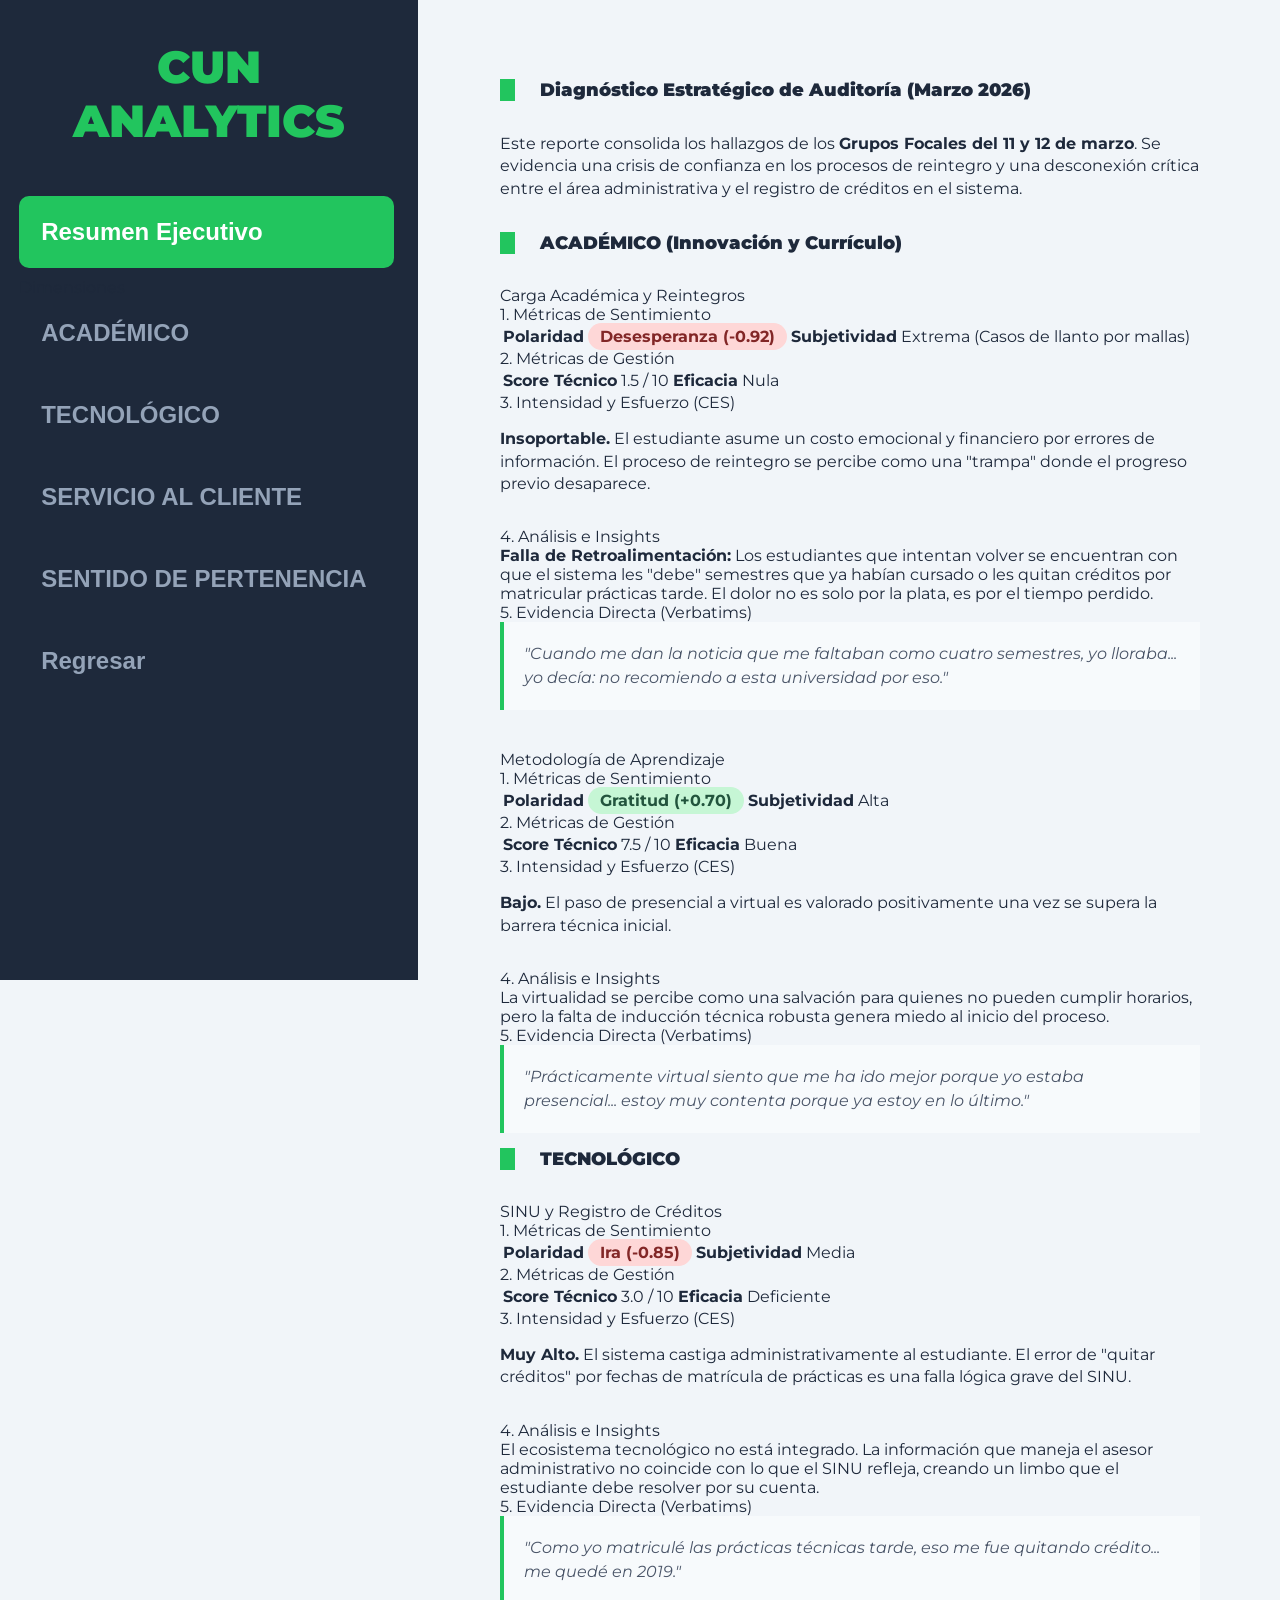
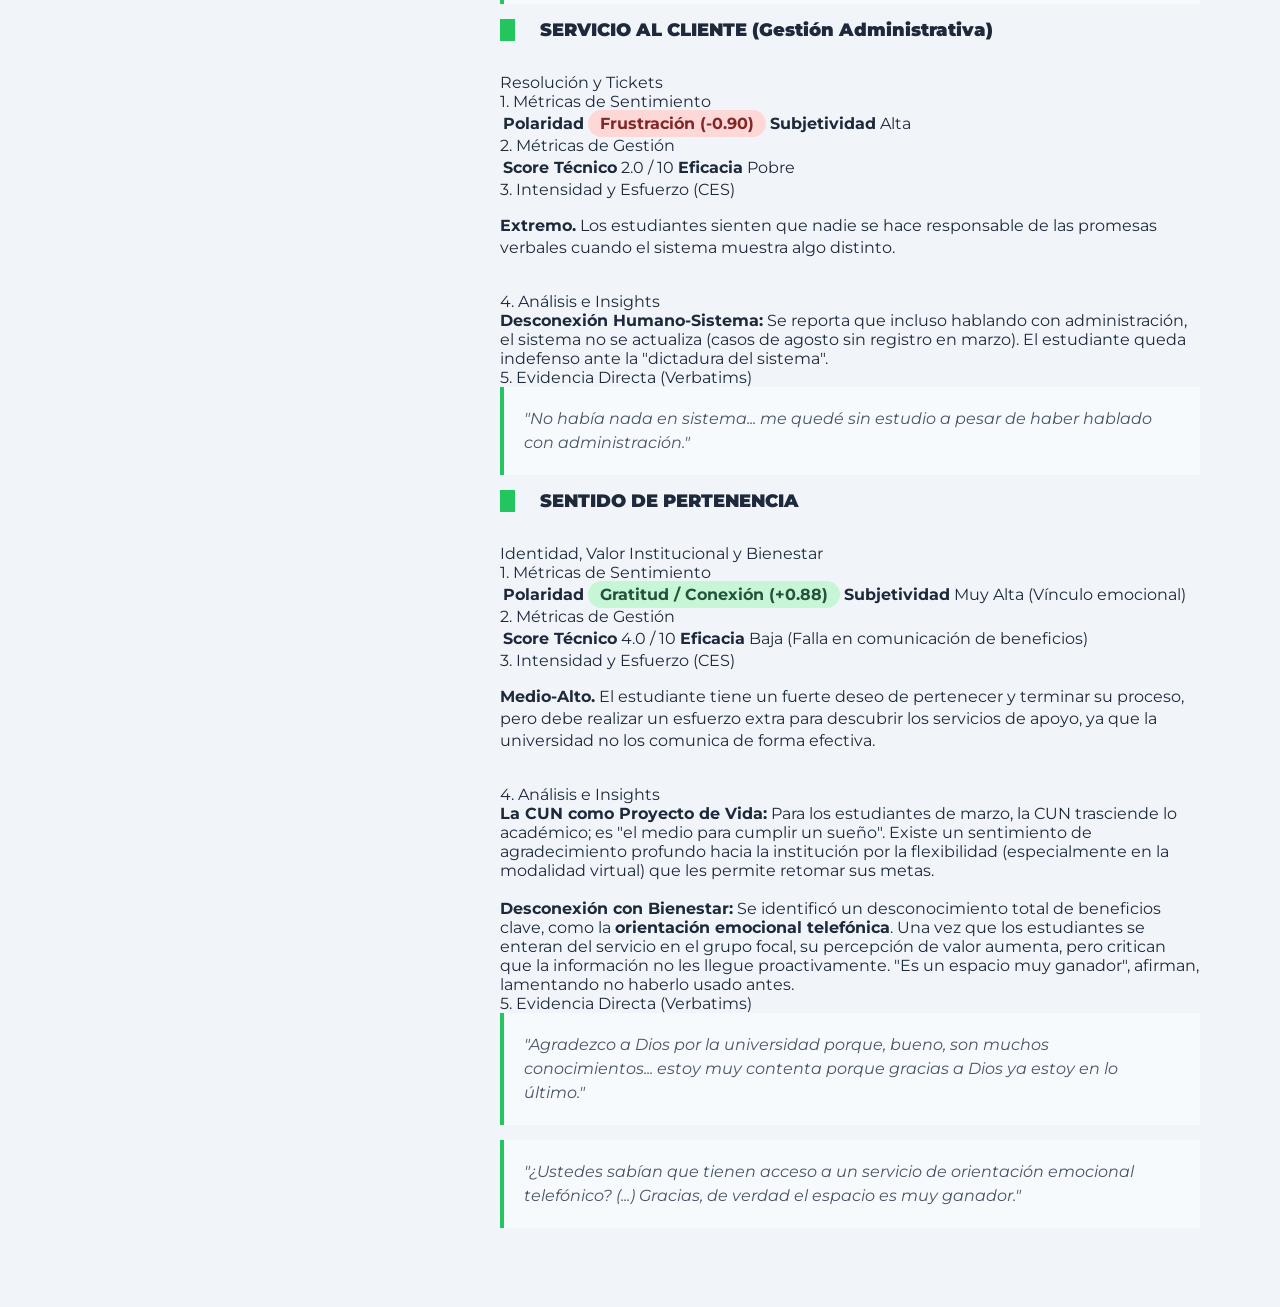
<file: HojasHtml/12-Febrero.html>
<!DOCTYPE html>
<html lang="es">
<head>
    <meta charset="UTF-8">
    <meta name="viewport" content="width=device-width, initial-scale=1.0">
    <title>Matriz de Auditoría de Escucha Activa CUN</title>
    <link href="https://fonts.googleapis.com/css2?family=Montserrat:wght@300;400;700;900&display=swap" rel="stylesheet">
    <link rel="stylesheet" href="../estilos/style.css">
</head>
<body>

    <aside class="sidebar">
        <div class="brand">CUN ANALYTICS</div>
        <nav class="nav-menu">
            <button class="nav-btn active" onclick="openTab(event, 'inicio')">Resumen Ejecutivo</button>
            <div class="sidebar-label">Dimensiones</div>
            <button class="nav-btn" onclick="openTab(event, 'academico')">ACADÉMICO</button>
            <button class="nav-btn" onclick="openTab(event, 'tecnologico')">TECNOLÓGICO</button>
            <button class="nav-btn" onclick="openTab(event, 'servicio')">SERVICIO AL CLIENTE</button>
            <button class="nav-btn" onclick="openTab(event, 'pertenencia')">SENTIDO DE PERTENENCIA</button>
              <button class="nav-btn" onclick="window.location.href='index.html'">Regresar</button>
        </nav>
    </aside>

    <main class="main-content">
        
        <section id="inicio" class="tab-pane active">
            <h1 class="main-title">Diagnóstico Estratégico de Auditoría (Marzo 2026)</h1>
            <div class="item-container">
                <p>Este reporte consolida los hallazgos de los <strong>Grupos Focales del 11 y 12 de marzo</strong>. Se evidencia una crisis de confianza en los procesos de reintegro y una desconexión crítica entre el área administrativa y el registro de créditos en el sistema.</p>
            </div>
        </section>

        <section id="academico" class="tab-pane">
            <h1 class="main-title">ACADÉMICO (Innovación y Currículo)</h1>
            
            <div class="sub-title">Carga Académica y Reintegros</div>
            <div class="item-container">
                <div class="item-header">1. Métricas de Sentimiento</div>
                <table><tr><th>Polaridad</th><td><span class="badge badge-critico">Desesperanza (-0.92)</span></td><th>Subjetividad</th><td>Extrema (Casos de llanto por mallas)</td></tr></table>
                <div class="item-header">2. Métricas de Gestión</div>
                <table><tr><th>Score Técnico</th><td>1.5 / 10</td><th>Eficacia</th><td>Nula</td></tr></table>
                <div class="item-header">3. Intensidad y Esfuerzo (CES)</div>
                <p><strong>Insoportable.</strong> El estudiante asume un costo emocional y financiero por errores de información. El proceso de reintegro se percibe como una "trampa" donde el progreso previo desaparece.</p>
                <div class="item-header">4. Análisis e Insights</div>
                <div class="insight-box">
                    <strong>Falla de Retroalimentación:</strong> Los estudiantes que intentan volver se encuentran con que el sistema les "debe" semestres que ya habían cursado o les quitan créditos por matricular prácticas tarde. El dolor no es solo por la plata, es por el tiempo perdido.
                </div>
                <div class="item-header">5. Evidencia Directa (Verbatims)</div>
                <div class="verbatim">"Cuando me dan la noticia que me faltaban como cuatro semestres, yo lloraba... yo decía: no recomiendo a esta universidad por eso."</div>
            </div>

            <div class="sub-title" style="margin-top:40px;">Metodología de Aprendizaje</div>
            <div class="item-container">
                <div class="item-header">1. Métricas de Sentimiento</div>
                <table><tr><th>Polaridad</th><td><span class="badge badge-pos">Gratitud (+0.70)</span></td><th>Subjetividad</th><td>Alta</td></tr></table>
                <div class="item-header">2. Métricas de Gestión</div>
                <table><tr><th>Score Técnico</th><td>7.5 / 10</td><th>Eficacia</th><td>Buena</td></tr></table>
                <div class="item-header">3. Intensidad y Esfuerzo (CES)</div>
                <p><strong>Bajo.</strong> El paso de presencial a virtual es valorado positivamente una vez se supera la barrera técnica inicial.</p>
                <div class="item-header">4. Análisis e Insights</div>
                <div class="insight-box">La virtualidad se percibe como una salvación para quienes no pueden cumplir horarios, pero la falta de inducción técnica robusta genera miedo al inicio del proceso.</div>
                <div class="item-header">5. Evidencia Directa (Verbatims)</div>
                <div class="verbatim">"Prácticamente virtual siento que me ha ido mejor porque yo estaba presencial... estoy muy contenta porque ya estoy en lo último."</div>
            </div>
        </section>

        <section id="tecnologico" class="tab-pane">
            <h1 class="main-title">TECNOLÓGICO</h1>
            
            <div class="sub-title">SINU y Registro de Créditos</div>
            <div class="item-container">
                <div class="item-header">1. Métricas de Sentimiento</div>
                <table><tr><th>Polaridad</th><td><span class="badge badge-critico">Ira (-0.85)</span></td><th>Subjetividad</th><td>Media</td></tr></table>
                <div class="item-header">2. Métricas de Gestión</div>
                <table><tr><th>Score Técnico</th><td>3.0 / 10</td><th>Eficacia</th><td>Deficiente</td></tr></table>
                <div class="item-header">3. Intensidad y Esfuerzo (CES)</div>
                <p><strong>Muy Alto.</strong> El sistema castiga administrativamente al estudiante. El error de "quitar créditos" por fechas de matrícula de prácticas es una falla lógica grave del SINU.</p>
                <div class="item-header">4. Análisis e Insights</div>
                <div class="insight-box">El ecosistema tecnológico no está integrado. La información que maneja el asesor administrativo no coincide con lo que el SINU refleja, creando un limbo que el estudiante debe resolver por su cuenta.</div>
                <div class="item-header">5. Evidencia Directa (Verbatims)</div>
                <div class="verbatim">"Como yo matriculé las prácticas técnicas tarde, eso me fue quitando crédito... me quedé en 2019."</div>
            </div>
        </section>

        <section id="servicio" class="tab-pane">
            <h1 class="main-title">SERVICIO AL CLIENTE (Gestión Administrativa)</h1>
            <div class="sub-title">Resolución y Tickets</div>
            <div class="item-container">
                <div class="item-header">1. Métricas de Sentimiento</div>
                <table><tr><th>Polaridad</th><td><span class="badge badge-critico">Frustración (-0.90)</span></td><th>Subjetividad</th><td>Alta</td></tr></table>
                <div class="item-header">2. Métricas de Gestión</div>
                <table><tr><th>Score Técnico</th><td>2.0 / 10</td><th>Eficacia</th><td>Pobre</td></tr></table>
                <div class="item-header">3. Intensidad y Esfuerzo (CES)</div>
                <p><strong>Extremo.</strong> Los estudiantes sienten que nadie se hace responsable de las promesas verbales cuando el sistema muestra algo distinto.</p>
                <div class="item-header">4. Análisis e Insights</div>
                <div class="insight-box"><strong>Desconexión Humano-Sistema:</strong> Se reporta que incluso hablando con administración, el sistema no se actualiza (casos de agosto sin registro en marzo). El estudiante queda indefenso ante la "dictadura del sistema".</div>
                <div class="item-header">5. Evidencia Directa (Verbatims)</div>
                <div class="verbatim">"No había nada en sistema... me quedé sin estudio a pesar de haber hablado con administración."</div>
            </div>
        </section>

        <section id="pertenencia" class="tab-pane">
            <h1 class="main-title">SENTIDO DE PERTENENCIA</h1>
            <div class="sub-title">Identidad, Valor Institucional y Bienestar</div>
            <div class="item-container">
                <div class="item-header">1. Métricas de Sentimiento</div>
                <table>
                    <tr>
                        <th>Polaridad</th>
                        <td><span class="badge badge-pos">Gratitud / Conexión (+0.88)</span></td>
                        <th>Subjetividad</th>
                        <td>Muy Alta (Vínculo emocional)</td>
                    </tr>
                </table>

                <div class="item-header">2. Métricas de Gestión</div>
                <table>
                    <tr>
                        <th>Score Técnico</th>
                        <td>4.0 / 10</td>
                        <th>Eficacia</th>
                        <td>Baja (Falla en comunicación de beneficios)</td>
                    </tr>
                </table>

                <div class="item-header">3. Intensidad y Esfuerzo (CES)</div>
                <p><strong>Medio-Alto.</strong> El estudiante tiene un fuerte deseo de pertenecer y terminar su proceso, pero debe realizar un esfuerzo extra para descubrir los servicios de apoyo, ya que la universidad no los comunica de forma efectiva.</p>

                <div class="item-header">4. Análisis e Insights</div>
                <div class="insight-box">
                    <strong>La CUN como Proyecto de Vida:</strong> Para los estudiantes de marzo, la CUN trasciende lo académico; es "el medio para cumplir un sueño". Existe un sentimiento de agradecimiento profundo hacia la institución por la flexibilidad (especialmente en la modalidad virtual) que les permite retomar sus metas.
                    <br><br>
                    <strong>Desconexión con Bienestar:</strong> Se identificó un desconocimiento total de beneficios clave, como la <strong>orientación emocional telefónica</strong>. Una vez que los estudiantes se enteran del servicio en el grupo focal, su percepción de valor aumenta, pero critican que la información no les llegue proactivamente. "Es un espacio muy ganador", afirman, lamentando no haberlo usado antes.
                </div>

                <div class="item-header">5. Evidencia Directa (Verbatims)</div>
                <div class="verbatim">
                    "Agradezco a Dios por la universidad porque, bueno, son muchos conocimientos... estoy muy contenta porque gracias a Dios ya estoy en lo último."
                </div>
                <div class="verbatim">
                    "¿Ustedes sabían que tienen acceso a un servicio de orientación emocional telefónico? (...) Gracias, de verdad el espacio es muy ganador."
                </div>
            </div>
        </section>

    </main>

    <script>
        function openTab(evt, tabId) {
            var i, tabcontent, tablinks;
            tabcontent = document.getElementsByClassName("tab-pane");
            for (i = 0; i < tabcontent.length; i++) { tabcontent[i].classList.remove("active"); }
            tablinks = document.getElementsByClassName("nav-btn");
            for (i = 0; i < tablinks.length; i++) { tablinks[i].classList.remove("active"); }
            document.getElementById(tabId).classList.add("active");
            evt.currentTarget.classList.add("active");
        }
    </script>
</body>
</html>
</file>
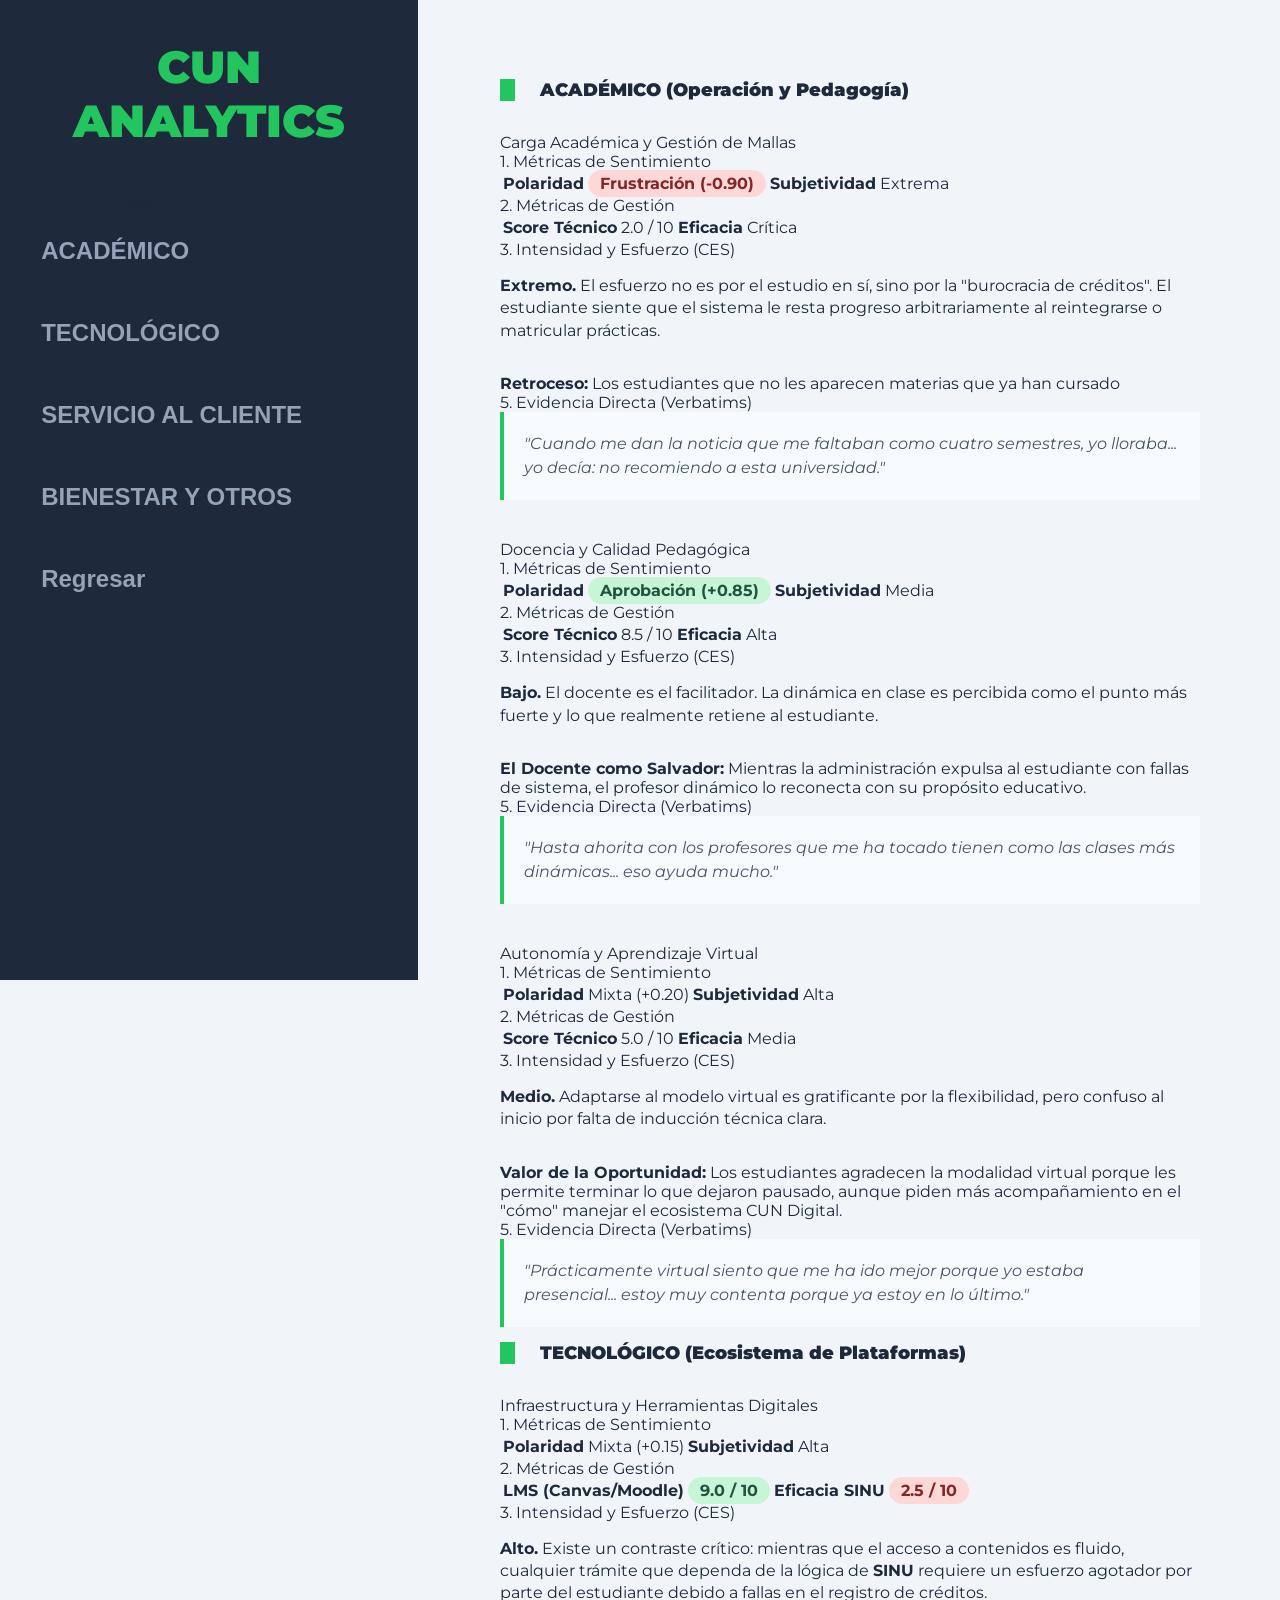
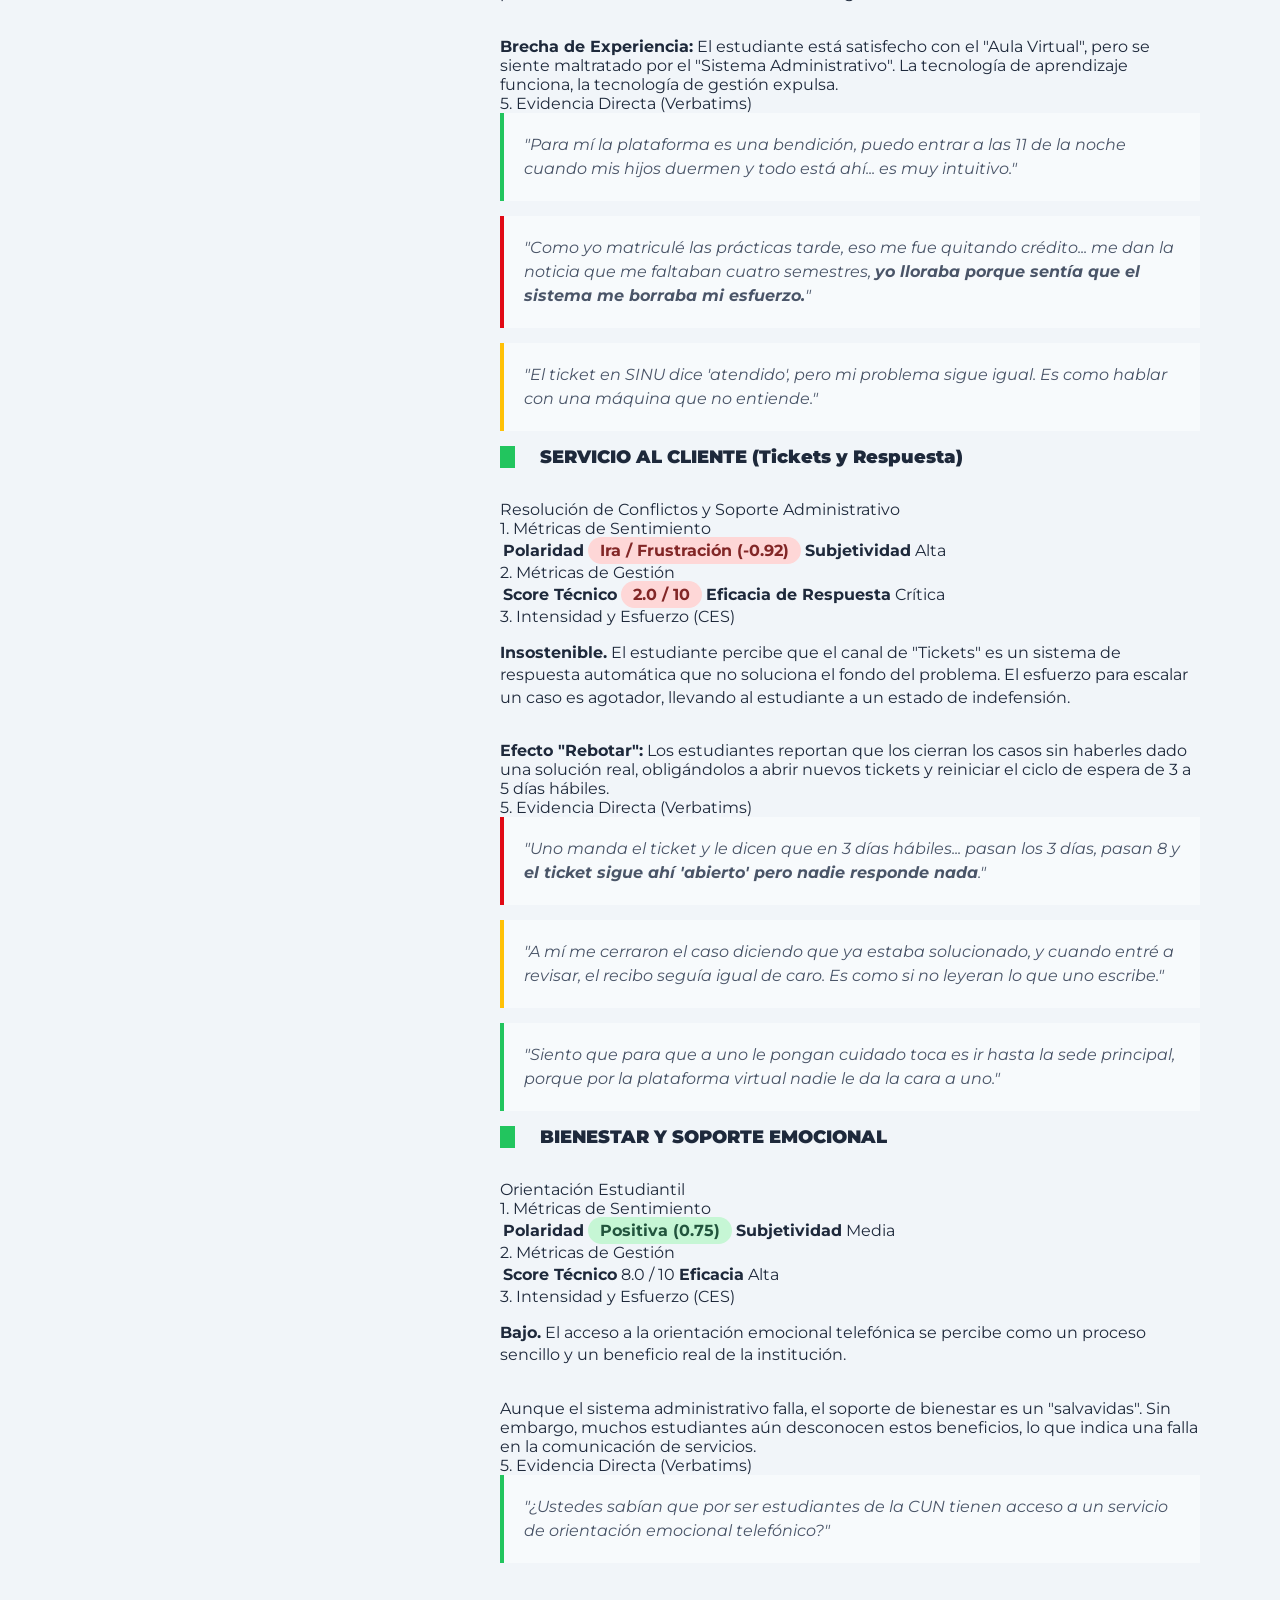
<file: HojasHtml/13-marzo.html>
<!DOCTYPE html>
<html lang="es">
<head>
    <meta charset="UTF-8">
    <meta name="viewport" content="width=device-width, initial-scale=1.0">
    <title>Matriz de Auditoría de Escucha Activa CUN - Sesión Marzo</title>
    <link href="https://fonts.googleapis.com/css2?family=Montserrat:wght@300;400;700;900&display=swap" rel="stylesheet">
   <link rel="stylesheet" href="../estilos/style.css">
</head>
<body>

    <aside class="sidebar">
        <div class="brand">CUN ANALYTICS</div>
        <nav class="nav-menu">

            <div class="sidebar-label">Dimensiones Marzo</div>
            <button class="nav-btn" onclick="openTab(event, 'academico')">ACADÉMICO</button>
            <button class="nav-btn" onclick="openTab(event, 'tecnologico')">TECNOLÓGICO</button>
            <button class="nav-btn" onclick="openTab(event, 'servicio')">SERVICIO AL CLIENTE</button>
            <button class="nav-btn" onclick="openTab(event, 'pertenencia')">BIENESTAR Y OTROS</button>
              <button class="nav-btn" onclick="window.location.href='index.html'">Regresar</button>
    </aside>

    <main class="main-content">
        
        

        <section id="academico" class="tab-pane">
    <h1 class="main-title">ACADÉMICO (Operación y Pedagogía)</h1>
    
    <div class="sub-title">Carga Académica y Gestión de Mallas</div>
    <div class="item-container">
        <div class="item-header">1. Métricas de Sentimiento</div>
        <table><tr><th>Polaridad</th><td><span class="badge badge-critico">Frustración (-0.90)</span></td><th>Subjetividad</th><td>Extrema</td></tr></table>
        <div class="item-header">2. Métricas de Gestión</div>
        <table><tr><th>Score Técnico</th><td>2.0 / 10</td><th>Eficacia</th><td>Crítica</td></tr></table>
        <div class="item-header">3. Intensidad y Esfuerzo (CES)</div>
        <p><strong>Extremo.</strong> El esfuerzo no es por el estudio en sí, sino por la "burocracia de créditos". El estudiante siente que el sistema le resta progreso arbitrariamente al reintegrarse o matricular prácticas.</p>
        <div class="insight-box">
            <strong>Retroceso:</strong> Los estudiantes que no les aparecen materias que ya han cursado
        <div class="item-header">5. Evidencia Directa (Verbatims)</div>
        <div class="verbatim">"Cuando me dan la noticia que me faltaban como cuatro semestres, yo lloraba... yo decía: no recomiendo a esta universidad."</div>
    </div>

    <div class="sub-title" style="margin-top:40px;">Docencia y Calidad Pedagógica</div>
    <div class="item-container">
        <div class="item-header">1. Métricas de Sentimiento</div>
        <table><tr><th>Polaridad</th><td><span class="badge badge-pos">Aprobación (+0.85)</span></td><th>Subjetividad</th><td>Media</td></tr></table>
        <div class="item-header">2. Métricas de Gestión</div>
        <table><tr><th>Score Técnico</th><td>8.5 / 10</td><th>Eficacia</th><td>Alta</td></tr></table>
        <div class="item-header">3. Intensidad y Esfuerzo (CES)</div>
        <p><strong>Bajo.</strong> El docente es el facilitador. La dinámica en clase es percibida como el punto más fuerte y lo que realmente retiene al estudiante.</p>
        <div class="insight-box">
            <strong>El Docente como Salvador:</strong> Mientras la administración expulsa al estudiante con fallas de sistema, el profesor dinámico lo reconecta con su propósito educativo.
        </div>
        <div class="item-header">5. Evidencia Directa (Verbatims)</div>
        <div class="verbatim">"Hasta ahorita con los profesores que me ha tocado tienen como las clases más dinámicas... eso ayuda mucho."</div>
    </div>

    <div class="sub-title" style="margin-top:40px;">Autonomía y Aprendizaje Virtual</div>
    <div class="item-container">
        <div class="item-header">1. Métricas de Sentimiento</div>
        <table><tr><th>Polaridad</th><td><span class="badge badge-warn">Mixta (+0.20)</span></td><th>Subjetividad</th><td>Alta</td></tr></table>
        <div class="item-header">2. Métricas de Gestión</div>
        <table><tr><th>Score Técnico</th><td>5.0 / 10</td><th>Eficacia</th><td>Media</td></tr></table>
        <div class="item-header">3. Intensidad y Esfuerzo (CES)</div>
        <p><strong>Medio.</strong> Adaptarse al modelo virtual es gratificante por la flexibilidad, pero confuso al inicio por falta de inducción técnica clara.</p>
        <div class="insight-box">
            <strong>Valor de la Oportunidad:</strong> Los estudiantes agradecen la modalidad virtual porque les permite terminar lo que dejaron pausado, aunque piden más acompañamiento en el "cómo" manejar el ecosistema CUN Digital.
        </div>
        <div class="item-header">5. Evidencia Directa (Verbatims)</div>
        <div class="verbatim">"Prácticamente virtual siento que me ha ido mejor porque yo estaba presencial... estoy muy contenta porque ya estoy en lo último."</div>
    </div>
</section>
        <section id="tecnologico" class="tab-pane">
    <h1 class="main-title">TECNOLÓGICO (Ecosistema de Plataformas)</h1>
    
    <div class="sub-title">Infraestructura y Herramientas Digitales</div>
    
    <div class="item-container">
        <div class="item-header">1. Métricas de Sentimiento</div>
        <table>
            <tr>
                <th>Polaridad</th>
                <td><span class="badge badge-warn">Mixta (+0.15)</span></td>
                <th>Subjetividad</th>
                <td>Alta</td>
            </tr>
        </table>

        <div class="item-header">2. Métricas de Gestión</div>
        <table>
            <tr>
                <th>LMS (Canvas/Moodle)</th>
                <td><span class="badge badge-pos">9.0 / 10</span></td>
                <th>Eficacia SINU</th>
                <td><span class="badge badge-critico">2.5 / 10</span></td>
            </tr>
        </table>

        <div class="item-header">3. Intensidad y Esfuerzo (CES)</div>
        <p><strong>Alto.</strong> Existe un contraste crítico: mientras que el acceso a contenidos es fluido, cualquier trámite que dependa de la lógica de <strong>SINU</strong> requiere un esfuerzo agotador por parte del estudiante debido a fallas en el registro de créditos.</p>

        <div class="insight-box">
            <strong>Brecha de Experiencia:</strong> El estudiante está satisfecho con el "Aula Virtual", pero se siente maltratado por el "Sistema Administrativo". La tecnología de aprendizaje funciona, la tecnología de gestión expulsa.
        </div>

        <div class="item-header">5. Evidencia Directa (Verbatims)</div>
        
        <div class="verbatim">
            "Para mí la plataforma es una bendición, puedo entrar a las 11 de la noche cuando mis hijos duermen y todo está ahí... es muy intuitivo."
        </div>

        <div class="verbatim" style="border-left-color: #e10915;">
            "Como yo matriculé las prácticas tarde, eso me fue quitando crédito... me dan la noticia que me faltaban cuatro semestres, <strong>yo lloraba porque sentía que el sistema me borraba mi esfuerzo.</strong>"
        </div>

        <div class="verbatim" style="border-left-color: #ffc107;">
            "El ticket en SINU dice 'atendido', pero mi problema sigue igual. Es como hablar con una máquina que no entiende."
        </div>
    </div>
</section>
        <section id="servicio" class="tab-pane">
    <h1 class="main-title">SERVICIO AL CLIENTE (Tickets y Respuesta)</h1>
    
    <div class="sub-title">Resolución de Conflictos y Soporte Administrativo</div>
    
    <div class="item-container">
        <div class="item-header">1. Métricas de Sentimiento</div>
        <table>
            <tr>
                <th>Polaridad</th>
                <td><span class="badge badge-critico">Ira / Frustración (-0.92)</span></td>
                <th>Subjetividad</th>
                <td>Alta</td>
            </tr>
        </table>

        <div class="item-header">2. Métricas de Gestión</div>
        <table>
            <tr>
                <th>Score Técnico</th>
                <td><span class="badge badge-critico">2.0 / 10</span></td>
                <th>Eficacia de Respuesta</th>
                <td>Crítica</td>
            </tr>
        </table>

        <div class="item-header">3. Intensidad y Esfuerzo (CES)</div>
        <p><strong>Insostenible.</strong> El estudiante percibe que el canal de "Tickets" es un sistema de respuesta automática que no soluciona el fondo del problema. El esfuerzo para escalar un caso es agotador, llevando al estudiante a un estado de indefensión.</p>

        <div class="insight-box">
            <strong>Efecto "Rebotar":</strong> Los estudiantes reportan que los cierran los casos sin haberles dado una solución real, obligándolos a abrir nuevos tickets y reiniciar el ciclo de espera de 3 a 5 días hábiles.
        </div>

        <div class="item-header">5. Evidencia Directa (Verbatims)</div>
        
        <div class="verbatim" style="border-left-color: #e10915;">
            "Uno manda el ticket y le dicen que en 3 días hábiles... pasan los 3 días, pasan 8 y <strong>el ticket sigue ahí 'abierto' pero nadie responde nada</strong>."
        </div>

        <div class="verbatim" style="border-left-color: #ffc107;">
            "A mí me cerraron el caso diciendo que ya estaba solucionado, y cuando entré a revisar, el recibo seguía igual de caro. Es como si no leyeran lo que uno escribe."
        </div>

        <div class="verbatim">
            "Siento que para que a uno le pongan cuidado toca es ir hasta la sede principal, porque por la plataforma virtual nadie le da la cara a uno."
        </div>
    </div>
</section>

        <section id="pertenencia" class="tab-pane">
            <h1 class="main-title">BIENESTAR Y SOPORTE EMOCIONAL</h1>
            <div class="sub-title">Orientación Estudiantil</div>
            <div class="item-container">
                <div class="item-header">1. Métricas de Sentimiento</div>
                <table><tr><th>Polaridad</th><td><span class="badge badge-pos">Positiva (0.75)</span></td><th>Subjetividad</th><td>Media</td></tr></table>
                <div class="item-header">2. Métricas de Gestión</div>
                <table><tr><th>Score Técnico</th><td>8.0 / 10</td><th>Eficacia</th><td>Alta</td></tr></table>
                <div class="item-header">3. Intensidad y Esfuerzo (CES)</div>
                <p><strong>Bajo.</strong> El acceso a la orientación emocional telefónica se percibe como un proceso sencillo y un beneficio real de la institución.</p>
                <div class="insight-box">
                    Aunque el sistema administrativo falla, el soporte de bienestar es un "salvavidas". Sin embargo, muchos estudiantes aún desconocen estos beneficios, lo que indica una falla en la comunicación de servicios.
                </div>
                <div class="item-header">5. Evidencia Directa (Verbatims)</div>
                <div class="verbatim">"¿Ustedes sabían que por ser estudiantes de la CUN tienen acceso a un servicio de orientación emocional telefónico?"</div>
            </div>
        </section>

    </main>

    <script>
        function openTab(evt, tabId) {
            var i, tabcontent, tablinks;
            tabcontent = document.getElementsByClassName("tab-pane");
            for (i = 0; i < tabcontent.length; i++) { tabcontent[i].classList.remove("active"); }
            tablinks = document.getElementsByClassName("nav-btn");
            for (i = 0; i < tablinks.length; i++) { tablinks[i].classList.remove("active"); }
            document.getElementById(tabId).classList.add("active");
            evt.currentTarget.classList.add("active");
        }
    </script>
</body>
</html>
</file>
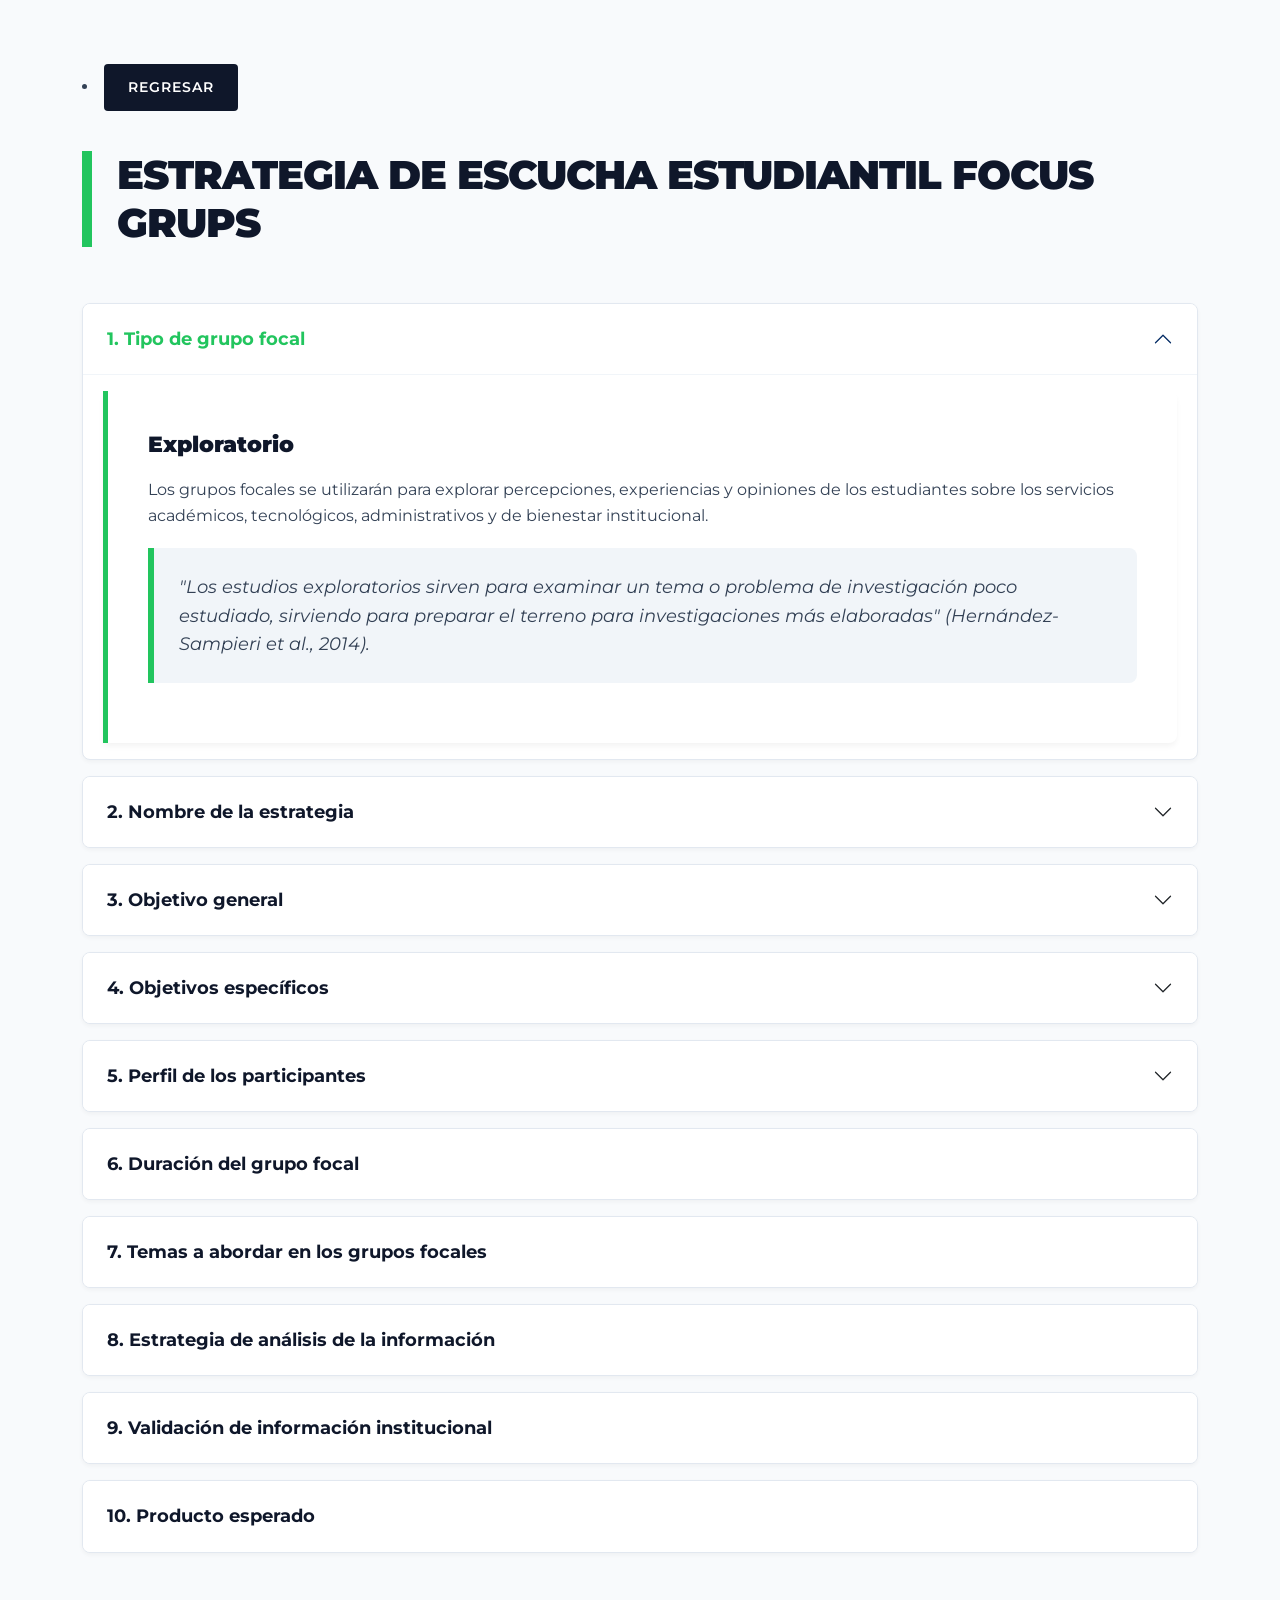
<file: HojasHtml/Metodologia.html>
<!DOCTYPE html>
<html lang="es">
<head>
    <meta charset="UTF-8">
    <meta name="viewport" content="width=device-width, initial-scale=1.0">
    <title>Estrategia Focus Group - CUN</title>
    <link href="https://cdn.jsdelivr.net/npm/bootstrap@5.3.0/dist/css/bootstrap.min.css" rel="stylesheet">
    <link rel="stylesheet" href="../estilos/estilos-metodologia.css">
</head>
<body>

<div class="container py-4">
<li>
    <a href="index.html" class="nav-btn active" id="back-btn" style="text-decoration: none; display: inline-block;">Regresar</a>
</li>
    <h1 class="main-title">Estrategia de escucha estudiantil Focus grups</h1>

    <div class="accordion" id="accordionFocus">

        <div class="accordion-item">
            <h2 class="accordion-header">
                <button class="accordion-button" type="button" data-bs-toggle="collapse" data-bs-target="#c1">
                    1. Tipo de grupo focal
                </button>
            </h2>
            <div id="c1" class="accordion-collapse collapse show" data-bs-parent="#accordionFocus">
                <div class="accordion-body">
                    <div class="card"><div class="card-body">
                        <h5 class="card-title">Exploratorio</h5>
                        <p>Los grupos focales se utilizarán para explorar percepciones, experiencias y opiniones de los estudiantes sobre los servicios académicos, tecnológicos, administrativos y de bienestar institucional.</p>
                        <div class="verbatim-quote">
                            "Los estudios exploratorios sirven para examinar un tema o problema de investigación poco estudiado, sirviendo para preparar el terreno para investigaciones más elaboradas" (Hernández-Sampieri et al., 2014).
                        </div>
                    </div></div>
                </div>
            </div>
        </div>

        <div class="accordion-item">
            <h2 class="accordion-header">
                <button class="accordion-button collapsed" type="button" data-bs-toggle="collapse" data-bs-target="#c2">
                    2. Nombre de la estrategia
                </button>
            </h2>
            <div id="c2" class="accordion-collapse collapse" data-bs-parent="#accordionFocus">
                <div class="accordion-body">
                    <div class="card"><div class="card-body">
                        <h5 class="card-title">Grupos Focales de Experiencia Estudiantil y Percepción de Servicios Institucionales</h5>
                        <p>Esta estrategia permitirá comprender la experiencia del estudiante desde su propia perspectiva, identificando fortalezas, dificultades y oportunidades de mejora en los servicios ofrecidos por la institución.</p>
                        <div class="verbatim-quote">
                            "El grupo focal permite recopilar datos a través de la interacción grupal, facilitando la emergencia de puntos de vista que no surgirían en una entrevista individual" (Hamui-Sutton y Varela-Ruiz, 2013).
                        </div>
                    </div></div>
                </div>
            </div>
        </div>

        <div class="accordion-item">
            <h2 class="accordion-header">
                <button class="accordion-button collapsed" type="button" data-bs-toggle="collapse" data-bs-target="#c3">
                    3. Objetivo general
                </button>
            </h2>
            <div id="c3" class="accordion-collapse collapse" data-bs-parent="#accordionFocus">
                <div class="accordion-body">
                    <div class="card"><div class="card-body">
                        <p>Comprender de manera sistemática la experiencia estudiantil a través de la implementación
periódica de grupos focales, con el fin de identificar factores académicos, institucionales y
contextuales que influyen en la satisfacción, permanencia y vinculación de los estudiantes,
generando insumos cualitativos para la toma de decisiones y la mejora continua de los servicios y
procesos institucionales.</p>
                    </div></div>
                </div>
            </div>
        </div>

        <div class="accordion-item">
            <h2 class="accordion-header">
                <button class="accordion-button collapsed" type="button" data-bs-toggle="collapse" data-bs-target="#c4">
                    4. Objetivos específicos
                </button>
            </h2>
            <div id="c4" class="accordion-collapse collapse" data-bs-parent="#accordionFocus">
                <div class="accordion-body">
                    <div class="card"><div class="card-body">
                        <ul>
                            <li>•	Identificar percepciones, expectativas y necesidades de los estudiantes frente a los procesos académicos, administrativos y de acompañamiento institucional.</li>
                            <li>•	Reconocer barreras, fricciones y factores de riesgo que puedan afectar la satisfacción y la continuidad de los estudiantes en su trayectoria educativa.</li>
                            <li>•	Analizar la valoración de los servicios institucionales (docencia, plataformas virtuales, atención al estudiante, comunicación y bienestar) desde la experiencia directa de los participantes.</li>
                            <li>•	Generar recomendaciones y alertas tempranas que orienten ajustes en estrategias, servicios y procesos institucionales para fortalecer la permanencia estudiantil.</li>
                            <li>•	Complementar la información cuantitativa institucional mediante evidencia cualitativa que apoye la toma de decisiones y la mejora continua.</li>

                        </ul>
                    </div></div>
                </div>
            </div>
        </div>

        <div class="accordion-item">
            <h2 class="accordion-header">
                <button class="accordion-button collapsed" type="button" data-bs-toggle="collapse" data-bs-target="#c5">
                    5. Perfil de los participantes
                </button>
            </h2>
            <div id="c5" class="accordion-collapse collapse" data-bs-parent="#accordionFocus">
                <div class="accordion-body">
                    <div class="card shadow-sm border-0">
    <div class="card-body p-4">
        <div class="mt-4 p-3 bg-light rounded border-start border-4 border-success">
            <p class="mb-0 small text-secondary">
                <strong>Nota Técnica:</strong>Los segmentos Varian segun la sede y el programa.
            </p>
        </div>
        <h5 class="card-title border-bottom pb-2 mb-4" style="color: #1e293b; font-weight: 700;">
            Segmento Uno
        </h5>
        
        <div class="row g-4">
            <div class="col-md-6">
                <div class="d-flex align-items-center">
                    <div class="flex-shrink-0 bg-light p-2 rounded text-success">
                        <span style="font-size: 1.5rem;">👥</span>
                    </div>
                    <div class="ms-3">
                        <h6 class="mb-0 fw-bold">Población Objetivo</h6>
                        <small class="text-muted">Estudiantes nuevos presenciales</small>
                    </div>
                </div>
            </div>

            <div class="col-md-6">
                <div class="d-flex align-items-center">
                    <div class="flex-shrink-0 bg-light p-2 rounded text-success">
                        <span style="font-size: 1.5rem;">🎓</span>
                    </div>
                    <div class="ms-3">
                        <h6 class="mb-0 fw-bold">Afinidad Académica</h6>
                        <small class="text-muted">Primer semestre nivel técnico</small>
                    </div>
                </div>
            </div>

            <div class="col-md-6">
                <div class="d-flex align-items-center">
                    <div class="flex-shrink-0 bg-light p-2 rounded text-success">
                        <span style="font-size: 1.5rem;">📍</span>
                    </div>
                    <div class="ms-3">
                        <h6 class="mb-0 fw-bold">Ubicación y Entorno</h6>
                        <small class="text-muted">Misma sede y modalidad de estudio</small>
                    </div>
                </div>
            </div>

            <div class="col-md-6">
                <div class="d-flex align-items-center">
                    <div class="flex-shrink-0 bg-light p-2 rounded text-success">
                        <span style="font-size: 1.5rem;">⚖️</span>
                    </div>
                    <div class="ms-3">
                        <h6 class="mb-0 fw-bold">Composición de Grupo</h6>
                        <small class="text-muted">Misma regional</small>
                    </div>
                </div>
            </div>
        </div>
        
        <div class="mt-4 p-3 bg-light rounded border-start border-4 border-success">
            <p class="mb-0 small text-secondary">
                <strong>Nota Técnica:</strong> La segmentación por niveles (técnico, tecnólogo, profesional o especialización) garantiza una recolección de datos coherente con el ciclo de vida del estudiante.
            </p>
        </div>
    </div>
    <div class="card-body p-4">
        <h5 class="card-title border-bottom pb-2 mb-4" style="color: #1e293b; font-weight: 700;">
            Segmento Dos
        </h5>
        
        <div class="row g-4">
            <div class="col-md-6">
                <div class="d-flex align-items-center">
                    <div class="flex-shrink-0 bg-light p-2 rounded text-success">
                        <span style="font-size: 1.5rem;">👥</span>
                    </div>
                    <div class="ms-3">
                        <h6 class="mb-0 fw-bold">Población Objetivo</h6>
                        <small class="text-muted">Estudiantes Antigios presenciales</small>
                    </div>
                </div>
            </div>

            <div class="col-md-6">
                <div class="d-flex align-items-center">
                    <div class="flex-shrink-0 bg-light p-2 rounded text-success">
                        <span style="font-size: 1.5rem;">🎓</span>
                    </div>
                    <div class="ms-3">
                        <h6 class="mb-0 fw-bold">Afinidad Académica</h6>
                        <small class="text-muted">ültimo semestre previo al cambio de ciclo </small>
                    </div>
                </div>
            </div>

            <div class="col-md-6">
                <div class="d-flex align-items-center">
                    <div class="flex-shrink-0 bg-light p-2 rounded text-success">
                        <span style="font-size: 1.5rem;">📍</span>
                    </div>
                    <div class="ms-3">
                        <h6 class="mb-0 fw-bold">Ubicación y Entorno</h6>
                        <small class="text-muted">Misma sede y modalidad de estudio</small>
                    </div>
                </div>
            </div>

            <div class="col-md-6">
                <div class="d-flex align-items-center">
                    <div class="flex-shrink-0 bg-light p-2 rounded text-success">
                        <span style="font-size: 1.5rem;">⚖️</span>
                    </div>
                    <div class="ms-3">
                        <h6 class="mb-0 fw-bold">Composición de Grupo</h6>
                        <small class="text-muted">Misma regional</small>
                    </div>
                </div>
            </div>
        </div>
        
        <div class="mt-4 p-3 bg-light rounded border-start border-4 border-success">
            <p class="mb-0 small text-secondary">
                <strong>Nota Técnica:</strong> La segmentación por niveles (técnico, tecnólogo, profesional o especialización) garantiza una recolección de datos coherente con el ciclo de vida del estudiante.
            </p>
        </div>
    </div>
</div></div>
                </div>
            </div>
        </div>

        <div class="accordion-item">
            <h2 class="accordion-header">
                <button class="accordion-button collapsed" type="button" data-bs-toggle="collapse" data-bs-target="#c6">
                    6. Duración del grupo focal
                </button>
            </h2>
            <div id="c6" class="accordion-collapse collapse" data-bs-parent="#accordionFocus">
                <div class="accordion-body">
                    <div class="card"><div class="card-body">
                        <h5 class="card-title">30 a 45 minutos</h5>
                        <p>Este tiempo permitirá desarrollar la conversación, profundizar en las experiencias de los estudiantes y garantizar la participación de todos los integrantes.</p>
                    </div></div>
                </div>
            </div>
        </div>

        <div class="accordion-item">
            <h2 class="accordion-header">
                <button class="accordion-button collapsed" type="button" data-bs-toggle="collapse" data-bs-target="#c7">
                    7. Temas a abordar en los grupos focales
                </button>
            </h2>
            <div id="c7" class="accordion-collapse collapse" data-bs-parent="#accordionFocus">
                <div class="accordion-body">
                    <div id="carTemas" class="carousel slide" data-bs-ride="carousel">
                        <div class="carousel-inner">
                            <div class="carousel-item active"><div class="card text-center py-4"><h5 class="card-title">🎓 Académico</h5><p>Docentes, contenidos y prácticas.</p></div></div>
                            <div class="carousel-item"><div class="card text-center py-4"><h5 class="card-title">💻 Tecnológico</h5><p>Moodle, SINU, CUN-360 y Equipos.</p></div></div>
                            <div class="carousel-item"><div class="card text-center py-4"><h5 class="card-title">🏢 Infraestructura</h5><p>Espacios físicos</p></div></div>
                            <div class="carousel-item"><div class="card text-center py-4"><h5 class="card-title">🤝 Servicio al cliente</h5><p>Tickets, atención regional y presencial.</p></div></div>
                            <div class="carousel-item"><div class="card text-center py-4"><h5 class="card-title">🎓❤️ Pertenencia</h5><p>Significado y expectativas de mejora.</p></div></div>
                        </div>
                        <button class="carousel-control-prev" type="button" data-bs-target="#carTemas" data-bs-slide="prev"><span class="carousel-control-prev-icon"></span></button>
                        <button class="carousel-control-next" type="button" data-bs-target="#carTemas" data-bs-slide="next"><span class="carousel-control-next-icon"></span></button>
                    </div>
                </div>
            </div>
        </div>

        <div class="accordion-item">
            <h2 class="accordion-header">
                <button class="accordion-button collapsed" type="button" data-bs-toggle="collapse" data-bs-target="#c8">
                    8. Estrategia de análisis de la información
                </button>
            </h2>
            <div id="c8" class="accordion-collapse collapse" data-bs-parent="#accordionFocus">
                <div class="accordion-body">
                    <div class="card"><div class="card-body">
                        <ul>
                            <li>Análisis cualitativo temático e identificación de patrones.</li>
                            <li>Clasificación por categorías y comparación entre grupos.</li>
                            <li>Triangulación de información con datos institucionales.</li>
                        </ul>
                        <div class="verbatim-quote">
                            "La triangulación de datos implica el uso de diferentes fuentes de información para verificar la consistencia de los hallazgos, aumentando la credibilidad del análisis" (Patton, 2014).
                        </div>
                    </div></div>
                </div>
            </div>
        </div>

        <div class="accordion-item">
            <h2 class="accordion-header">
                <button class="accordion-button collapsed" type="button" data-bs-toggle="collapse" data-bs-target="#c9">
                    9. Validación de información institucional
                </button>
            </h2>
            <div id="c9" class="accordion-collapse collapse" data-bs-parent="#accordionFocus">
                <div class="accordion-body">
                    <div class="card p-3">
                        <h5 class="card-title">🎓 Académico</h5>
                        <p>Dentro de la entrega de resultados, revisaremos la información institucional relacionada con los aspectos a evaluar, estos seran los aspectos institucionales a tener en cunta, y que se presentaran en conjunto con los resultados de los focus group</p>
                        <table class="table table-bordered">
                            <thead><tr><th>Subcategoría</th><th>Información a validar</th></tr></thead>
                            <tbody>
                                <tr><td>Docentes</td><td>Tickets docente / Encuesta Satisfacción docente</td></tr>
                                <tr><td>Contenido</td><td>Tickets contenido / Evaluación satisfacción del contenido</td></tr>
                                <tr><td>Prácticas</td><td>Tickets prácticas / Listado convenios</td></tr>
                            </tbody>
                        </table>
                        
                        <h5 class="card-title mt-3">💻 Tecnológico</h5>
<table class="table table-bordered">

<h5>📚 Académico</h5>
<table class="table table-bordered">
    <thead>
        <tr>
            <th>Subcategoría</th>
            <th>Información institucional</th>
        </tr>
    </thead>
    <tbody>
        <tr>
            <td>Docentes</td>
            <td>Tickets docente</td>
        </tr>
        <tr>
            <td>Docentes</td>
            <td>Encuesta Satisfacción docente</td>
        </tr>
        <tr>
            <td>Contenido</td>
            <td>Tickets contenido</td>
        </tr>
        <tr>
            <td>Contenido</td>
            <td>Evaluación satisfacción del contenido</td>
        </tr>
        <tr>
            <td>Prácticas</td>
            <td>Tickets prácticas</td>
        </tr>
        <tr>
            <td>Prácticas</td>
            <td>Listado convenios</td>
        </tr>
    </tbody>
</table>
<h5>💻 Tecnológico</h5>
<table class="table table-bordered">
    <thead>
        <tr>
            <th>Subcategoría</th>
            <th>Información institucional</th>
        </tr>
    </thead>
    <tbody>
        <tr>
            <td>C-digital (Moodle)</td>
            <td>Evaluación satisfacción encuesta evalúa tu entorno – estabilidad</td>
        </tr>
        <tr>
            <td>SINU (sistema académico, notas matrículas, financiero, crédito)</td>
            <td>Sin información disponible</td>
        </tr>
        <tr>
            <td>CUN-360 calificaciones avance en programas académicos horarios</td>
            <td>Sin información disponible</td>
        </tr>
        <tr>
            <td>Equipos</td>
            <td>Inventario equipos</td>
        </tr>
        <tr>
            <td>Licencia</td>
            <td>¿Qué licencias hay para estudiantes?</td>
        </tr>
    </tbody>
</table>
<h5>🏢 Infraestructura</h5>
<table class="table table-bordered">
    <thead>
        <tr>
            <th>Subcategoría</th>
            <th>Información institucional</th>
        </tr>
    </thead>
    <tbody>
        <tr>
            <td>Infraestructura</td>
            <td>¿Existe alguna información de lo físico?</td>
        </tr>
    </tbody>
</table>
<h5>🤝 Servicio al Cliente</h5>
<table class="table table-bordered">
    <thead>
        <tr>
            <th>Subcategoría</th>
            <th>Información institucional</th>
        </tr>
    </thead>
    <tbody>
        <tr>
            <td>Camitikets</td>
            <td>Atención presencial</td>
        </tr>
        <tr>
            <td>Regional</td>
            <td>Tiempo respuesta regional</td>
        </tr>
        <tr>
            <td>Atención presencial</td>
            <td>Sin información disponible</td>
        </tr>
        <tr>
            <td>Comunicación institucional</td>
            <td>Difusión información</td>
        </tr>
    </tbody>
</table>
<h5>🎓 Sentido de pertenencia</h5>
<table class="table table-bordered">
    <thead>
        <tr>
            <th>Subcategoría</th>
            <th>Información institucional</th>
        </tr>
    </thead>
    <tbody>
        <tr>
            <td>Significado de la CUN en la vida de los estudiantes</td>
            <td>Sin información previa</td>
        </tr>
        <tr>
            <td>Expectativas de mejora y transición profesional</td>
            <td>Sin información previa</td>
        </tr>
    </tbody>
</table>
                    </div>
                </div>
            </div>
        </div>

        <div class="accordion-item">
            <h2 class="accordion-header">
                <button class="accordion-button collapsed" type="button" data-bs-toggle="collapse" data-bs-target="#c10">
                    10. Producto esperado
                </button>
            </h2>
            <div id="c10" class="accordion-collapse collapse" data-bs-parent="#accordionFocus">
                <div class="accordion-body">
                    <div class="card"><div class="card-body">
                        <ul>
                            <li>Identificación de fortalezas institucionales y problemas recurrentes.</li>
                            <li>Identificación de necesidades de los estudiantes y oportunidades de mejora.</li>
                            <li>Recomendaciones para la toma de decisiones institucional.</li>
                            <li>Evidencia cualitativa para la gestión institucional.</li>
                        </ul>
                    </div></div>
                </div>
            </div>
        </div>

    </div>
</div>

<script src="https://cdn.jsdelivr.net/npm/bootstrap@5.3.0/dist/js/bootstrap.bundle.min.js"></script>
</body>
</html>
</file>
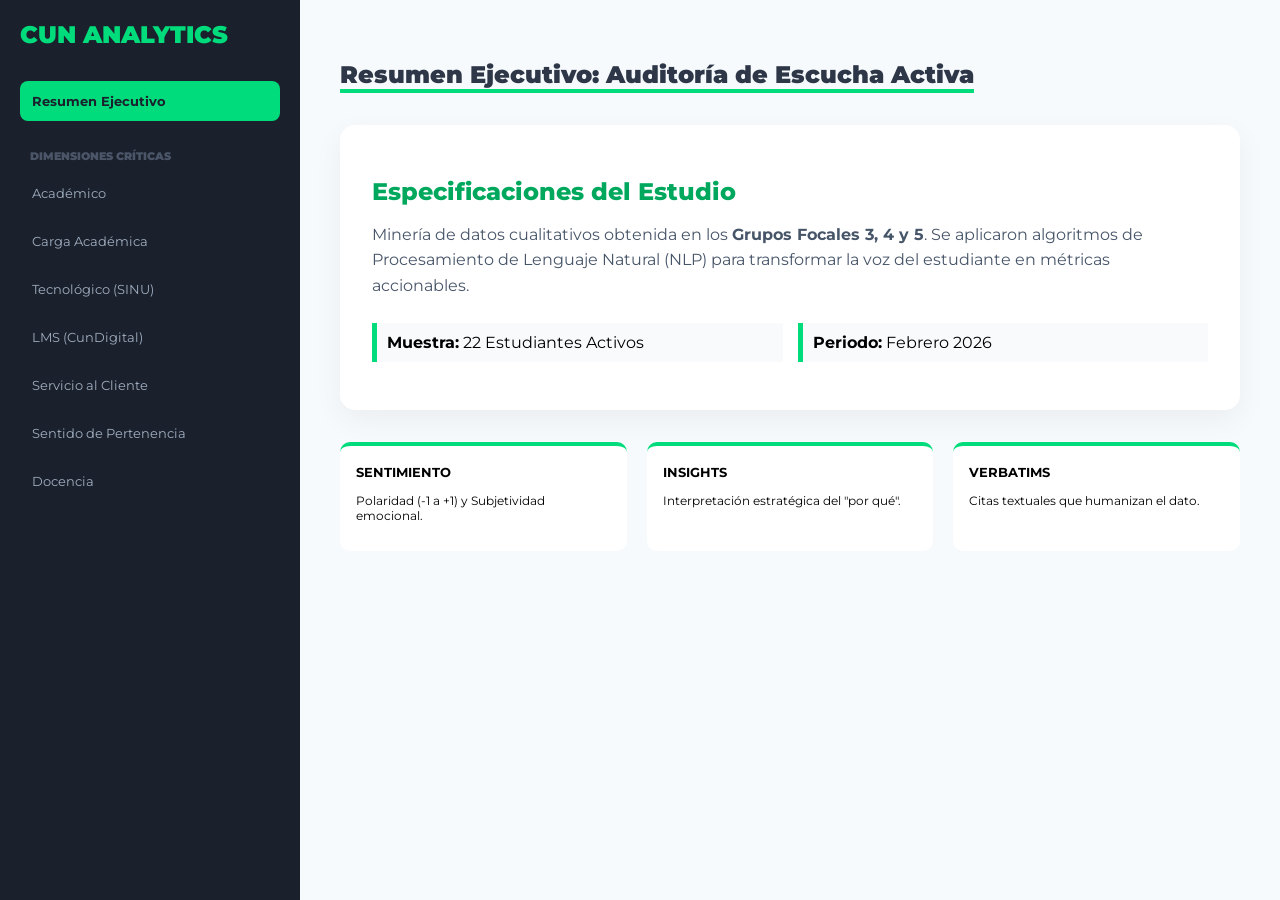
<file: HojasHtml/prueba.html>
<!DOCTYPE html>
<html lang="es">
<head>
    <meta charset="UTF-8">
    <title>Auditoría de Escucha Activa CUN</title>
    <link href="https://fonts.googleapis.com/css2?family=Montserrat:wght@300;400;700;900&display=swap" rel="stylesheet">
    <style>
        /* Agregué estilos rápidos para que los badges y tablas se vean pro como pediste */
        :root { --cun-green: #00db7b; --cun-green-dark: #00a85d; --cun-gray-dark: #2d3748; }
        body { font-family: 'Montserrat', sans-serif; background-color: #f7fafc; margin: 0; display: flex; }
        .sidebar { width: 260px; background: #1a202c; color: white; height: 100vh; position: fixed; padding: 20px; }
        .brand { font-weight: 900; font-size: 1.5rem; margin-bottom: 2rem; color: var(--cun-green); }
        .nav-btn { width: 100%; padding: 12px; margin-bottom: 8px; background: none; border: none; color: #a0aec0; text-align: left; cursor: pointer; font-family: 'Montserrat'; transition: 0.3s; border-radius: 8px; }
        .nav-btn.active, .nav-btn:hover { background: var(--cun-green); color: #1a202c; font-weight: 700; }
        .main-content { margin-left: 300px; padding: 40px; width: calc(100% - 340px); }
        .tab-pane { display: none; animation: fadeIn 0.5s; }
        .tab-pane.active { display: block; }
        @keyframes fadeIn { from { opacity: 0; } to { opacity: 1; } }
        .main-title { font-weight: 900; color: var(--cun-gray-dark); border-bottom: 4px solid var(--cun-green); display: inline-block; margin-bottom: 2rem; }
        table { width: 100%; border-collapse: collapse; margin-bottom: 2rem; background: white; border-radius: 12px; overflow: hidden; box-shadow: 0 4px 6px rgba(0,0,0,0.05); }
        th { background: #edf2f7; padding: 15px; text-align: left; font-size: 0.8rem; text-transform: uppercase; color: #4a5568; }
        td { padding: 15px; border-bottom: 1px solid #edf2f7; color: #2d3748; }
        .badge { padding: 4px 12px; border-radius: 20px; font-size: 0.75rem; font-weight: 700; }
        .badge-alta, .badge-critico { background: #fed7d7; color: #822727; }
        .badge-med { background: #feebc8; color: #744210; }
        .badge-pos { background: #c6f6d5; color: #22543d; }
        .quote-mark { font-size: 3rem; color: var(--cun-green); font-family: serif; line-height: 0; vertical-align: -15px; }
        .num { font-weight: 900; color: var(--cun-green); font-size: 1.2rem; width: 40px; }
    </style>
</head>
<body>

    <aside class="sidebar">
        <div class="brand">CUN ANALYTICS</div>
        <nav class="nav-menu">
            <button class="nav-btn active" onclick="openTab(event, 'inicio')">Resumen Ejecutivo</button>
            <div style="color: #4a5568; font-size: 0.7rem; font-weight: 900; margin: 20px 0 10px 10px; text-transform: uppercase;">Dimensiones Críticas</div>
            <button class="nav-btn" onclick="openTab(event, 'academico')">Académico</button>
            <button class="nav-btn" onclick="openTab(event, 'carga')">Carga Académica</button>
            <button class="nav-btn" onclick="openTab(event, 'tecnologico')">Tecnológico (SINU)</button>
            <button class="nav-btn" onclick="openTab(event, 'lms')">LMS (CunDigital)</button>
            <button class="nav-btn" onclick="openTab(event, 'servicio')">Servicio al Cliente</button>
            <button class="nav-btn" onclick="openTab(event, 'pertenencia')">Sentido de Pertenencia</button>
            <button class="nav-btn" onclick="openTab(event, 'docencia')">Docencia</button>
        </nav>
    </aside>

    <main class="main-content">
        
        <section id="inicio" class="tab-pane active">
            <h1 class="main-title">Resumen Ejecutivo: Auditoría de Escucha Activa</h1>
            <div class="welcome-card" style="background: white; padding: 2rem; border-radius: 15px; box-shadow: 0 10px 30px rgba(0,0,0,0.05); margin-bottom: 2rem;">
                <h2 style="color: var(--cun-green-dark); font-weight: 800; margin-bottom: 1rem;">Especificaciones del Estudio</h2>
                <p style="line-height: 1.6; color: #475569;">Minería de datos cualitativos obtenida en los <strong>Grupos Focales 3, 4 y 5</strong>. Se aplicaron algoritmos de Procesamiento de Lenguaje Natural (NLP) para transformar la voz del estudiante en métricas accionables.</p>
                <ul style="list-style: none; padding: 0; display: grid; grid-template-columns: 1fr 1fr; gap: 15px; margin-top: 1.5rem;">
                    <li style="background: #f8fafc; padding: 10px; border-left: 5px solid var(--cun-green);"><strong>Muestra:</strong> 22 Estudiantes Activos</li>
                    <li style="background: #f8fafc; padding: 10px; border-left: 5px solid var(--cun-green);"><strong>Periodo:</strong> Febrero 2026</li>
                </ul>
            </div>
            <div style="display: grid; grid-template-columns: 1fr 1fr 1fr; gap: 20px;">
                <div style="background: white; padding: 1rem; border-radius: 10px; border-top: 4px solid var(--cun-green);">
                    <strong style="font-size: 0.8rem;">SENTIMIENTO</strong>
                    <p style="font-size: 0.75rem;">Polaridad (-1 a +1) y Subjetividad emocional.</p>
                </div>
                <div style="background: white; padding: 1rem; border-radius: 10px; border-top: 4px solid var(--cun-green);">
                    <strong style="font-size: 0.8rem;">INSIGHTS</strong>
                    <p style="font-size: 0.75rem;">Interpretación estratégica del "por qué".</p>
                </div>
                <div style="background: white; padding: 1rem; border-radius: 10px; border-top: 4px solid var(--cun-green);">
                    <strong style="font-size: 0.8rem;">VERBATIMS</strong>
                    <p style="font-size: 0.75rem;">Citas textuales que humanizan el dato.</p>
                </div>
            </div>
        </section>

        <section id="academico" class="tab-pane">
            <h1 class="main-title">Dimensión: Académico</h1>
            <table class="table-sentiment">
                <thead><tr><th>Métrica</th><th>Score</th><th>Intensidad</th><th>Impacto</th></tr></thead>
                <tbody>
                    <tr><td>Polaridad</td><td>+0.22</td><td><span class="badge badge-med">Neutro</span></td><td>Bajo</td></tr>
                    <tr><td>Subjetividad</td><td>0.74</td><td><span class="badge badge-alta">Alta</span></td><td>Crítico</td></tr>
                </tbody>
            </table>
            <table class="table-analysis">
                <thead><tr><th colspan="2">Análisis de Fondo e Insights Estratégicos</th></tr></thead>
                <tbody>
                    <tr><td class="num">01</td><td><strong>Obsolescencia Técnica:</strong> Existe un castigo severo del estudiante hacia programas de software desactualizados. La lealtad académica depende de la "empleabilidad" de lo enseñado.</td></tr>
                    <tr><td class="num">02</td><td><strong>Brecha de Innovación:</strong> El marketing institucional promete modernidad, pero el aula a veces entrega contenidos de hace 5 años, rompiendo la confianza.</td></tr>
                </tbody>
            </table>
            <table class="table-verbatim">
                <thead><tr><th colspan="2">Voz del Estudiante</th></tr></thead>
                <tbody><tr><td class="quote-mark">“</td><td>"Nos hablan de innovación pero los programas están desactualizados frente a lo que pide el mercado."</td></tr></tbody>
            </table>
        </section>

        <section id="carga" class="tab-pane">
            <h1 class="main-title">Sub-dimensión: Carga Académica</h1>
            <table class="table-sentiment">
                <thead><tr><th>Métrica</th><th>Score</th><th>Intensidad</th><th>Riesgo</th></tr></thead>
                <tbody>
                    <tr><td>Fatiga Percibida</td><td>0.82</td><td><span class="badge badge-critico">Extrema</span></td><td>Deserción</td></tr>
                </tbody>
            </table>
            <table class="table-analysis">
                <thead><tr><th colspan="2">Análisis de Carga e Insights</th></tr></thead>
                <tbody>
                    <tr><td class="num">01</td><td><strong>Saturación Transversal:</strong> Las materias transversales son vistas como "relleno" que drena energía vital necesaria para las materias de núcleo.</td></tr>
                    <tr><td class="num">02</td><td><strong>Falta de Sincronía:</strong> No hay coordinación de entregables entre docentes, generando picos de estrés inmanejables.</td></tr>
                </tbody>
            </table>
            <table class="table-verbatim">
                <thead><tr><th colspan="2">Evidencia</th></tr></thead>
                <tbody><tr><td class="quote-mark">“</td><td>"Hay semanas donde las transversales cansan más que las que uno de verdad necesita para la carrera."</td></tr></tbody>
            </table>
        </section>

        <section id="tecnologico" class="tab-pane">
            <h1 class="main-title">Dimensión: Tecnológico (SINU)</h1>
            <table class="table-sentiment">
                <thead><tr><th>Métrica</th><th>Score</th><th>Estado</th></tr></thead>
                <tbody>
                    <tr><td>Polaridad</td><td>-0.58</td><td><span class="badge badge-critico">Negativo</span></td></tr>
                </tbody>
            </table>
            <table class="table-analysis">
                <thead><tr><th colspan="2">Análisis de Fondo</th></tr></thead>
                <tbody>
                    <tr><td class="num">01</td><td><strong>Ansiedad Financiera:</strong> Los fallos en SINU durante los pagos generan un miedo real a perder el semestre, lo cual escala a ira institucional.</td></tr>
                </tbody>
            </table>
            <table class="table-verbatim">
                <thead><tr><th colspan="2">Voz del Estudiante</th></tr></thead>
                <tbody><tr><td class="quote-mark">“</td><td>"Es frustrante que las plataformas fallen cada vez que uno va a pagar."</td></tr></tbody>
            </table>
        </section>

        <section id="lms" class="tab-pane">
            <h1 class="main-title">Sub-dimensión: LMS (CunDigital)</h1>
            <table class="table-sentiment">
                <thead><tr><th>Métrica</th><th>Score</th><th>Valoración</th></tr></thead>
                <tbody>
                    <tr><td>Calidad de Contenido</td><td>+0.88</td><td><span class="badge badge-pos">Excelente</span></td></tr>
                </tbody>
            </table>
            <table class="table-analysis">
                <thead><tr><th colspan="2">Insights de Plataforma</th></tr></thead>
                <tbody>
                    <tr><td class="num">01</td><td><strong>Autonomía Exitosa:</strong> El material en video es el activo pedagógico más valorado. Supera la calidad de muchas clases magistrales.</td></tr>
                </tbody>
            </table>
            <table class="table-verbatim">
                <thead><tr><th colspan="2">Evidencia</th></tr></thead>
                <tbody><tr><td class="quote-mark">“</td><td>"Los videos de la plataforma son la clave. Uno aprende más ahí que con algunos profes."</td></tr></tbody>
            </table>
        </section>

        <section id="servicio" class="tab-pane">
            <h1 class="main-title">Dimensión: Servicio al Cliente</h1>
            <table class="table-sentiment">
                <thead><tr><th>Métrica</th><th>Score</th><th>Estado</th></tr></thead>
                <tbody>
                    <tr><td>Resolución en 1er contacto</td><td>0.12</td><td><span class="badge badge-critico">Nula</span></td></tr>
                </tbody>
            </table>
            <table class="table-analysis">
                <thead><tr><th colspan="2">Análisis de Fondo e Insights</th></tr></thead>
                <tbody>
                    <tr><td class="num">01</td><td><strong>El "Muro" Administrativo:</strong> CamiTicket es percibido como un bot que solo cierra casos sin dar soluciones, destruyendo la lealtad.</td></tr>
                </tbody>
            </table>
            <table class="table-verbatim">
                <thead><tr><th colspan="2">Evidencia</th></tr></thead>
                <tbody><tr><td class="quote-mark">“</td><td>"Poner un ticket es hablarle al vacío. Nadie soluciona nada."</td></tr></tbody>
            </table>
        </section>

        <section id="pertenencia" class="tab-pane">
            <h1 class="main-title">Sentido de Pertenencia</h1>
            <table class="table-sentiment">
                <thead><tr><th>Métrica</th><th>Score</th><th>Estado</th></tr></thead>
                <tbody>
                    <tr><td>Orgullo Institucional</td><td>+0.65</td><td><span class="badge badge-pos">Positivo</span></td></tr>
                </tbody>
            </table>
            <table class="table-analysis">
                <thead><tr><th colspan="2">Análisis de Fondo</th></tr></thead>
                <tbody>
                    <tr><td class="num">01</td><td><strong>Sede A como Refugio:</strong> La terraza y espacios sociales son el ancla de retención. El descuido de implementos (raquetas) se siente como falta de respeto al pago del alumno.</td></tr>
                </tbody>
            </table>
            <table class="table-verbatim">
                <thead><tr><th colspan="2">Voz del Estudiante</th></tr></thead>
                <tbody><tr><td class="quote-mark">“</td><td>"Me encanta la terraza, pero es triste que las raquetas estén siempre vueltas nada."</td></tr></tbody>
            </table>
        </section>

        <section id="docencia" class="tab-pane">
            <h1 class="main-title">Dimensión: Docencia</h1>
            <table class="table-analysis">
                <thead><tr><th colspan="2">Análisis de Fondo e Insights</th></tr></thead>
                <tbody>
                    <tr><td class="num">01</td><td><strong>Crisis del PowerPoint:</strong> Se rechaza al docente que lee diapositivas. Se busca al mentor que cuenta experiencias de la vida real.</td></tr>
                </tbody>
            </table>
            <table class="table-verbatim">
                <thead><tr><th colspan="2">Evidencia</th></tr></thead>
                <tbody><tr><td class="quote-mark">“</td><td>"Hay profes geniales, otros solo llegan a leer lo que ya está en el PDF."</td></tr></tbody>
            </table>
        </section>

    </main>

    <script>
        function openTab(evt, tabId) {
            var i, tabcontent, tablinks;
            tabcontent = document.getElementsByClassName("tab-pane");
            for (i = 0; i < tabcontent.length; i++) {
                tabcontent[i].classList.remove("active");
            }
            tablinks = document.getElementsByClassName("nav-btn");
            for (i = 0; i < tablinks.length; i++) {
                tablinks[i].classList.remove("active");
            }
            document.getElementById(tabId).classList.add("active");
            evt.currentTarget.classList.add("active");
        }
    </script>
</body>
</html>
</file>
<file: estilos/style.css>
/* ========================================
   VARIABLES Y BASE
   ======================================== */
:root {
    --cun-green: #22c55e;
    --cun-green-dark: #166534;
    --cun-gray-dark: #1e293b;
    --white: #ffffff;
}

body {
    margin: 0; 
    font-family: 'Montserrat', sans-serif;
    background-color: #f1f5f9; 
    color: var(--cun-gray-dark);
    font-size: 16px;  /* CAMBIADO: texto base 16px */
}

.app-container { display: flex; height: 100vh; }

/* ========================================
   SIDEBAR Y NAV
   ======================================== */
.sidebar {
    width: 380px;
    background-color: var(--cun-gray-dark);
    padding: 2.5rem 1.2rem; 
    position: fixed; 
    height: 100vh;
    overflow-y: auto;
}

.brand { 
    font-size: 2.8rem; 
    font-weight: 900; 
    color: var(--cun-green); 
    text-align: center; 
    margin-bottom: 3rem; 
}

.nav-list { list-style: none; padding: 0; margin: 0; }

.nav-label { 
    font-size: 1.3rem; 
    color: #64748b; 
    margin: 1.5rem 0 1rem 10px; 
    letter-spacing: 2px; 
}

.nav-btn {
    width: 100%; 
    padding: 22px; 
    background: none; 
    border: none; 
    color: #94a3b8;
    text-align: left; 
    font-weight: 700; 
    cursor: pointer; 
    border-radius: 10px;
    margin-bottom: 10px; 
    transition: 0.3s;
    font-size: 1.5rem;
    text-decoration: none;
    display: block;
}

.nav-btn:hover, .nav-btn.active { background-color: var(--cun-green); color: white; }

/* ========================================
   MAIN CONTENT
   ======================================== */
.main-content { 
    margin-left: 420px; 
    flex: 1; 
    padding: 4rem 5rem; 
    overflow-y: auto; 
}

.main-content p {
    font-size: 16px !important;  /* CAMBIADO: 16px */
    line-height: 1.4;
    margin-bottom: 2rem;
    color: var(--cun-gray-dark);
}

.main-title { 
    font-size: 18px !important;  /* CAMBIADO: 18px */
    font-weight: 900; 
    margin-bottom: 2rem; 
    border-left: 15px solid var(--cun-green); 
    padding-left: 25px; 
}

.section-subtitle {
    color: var(--cun-green-dark);
    font-weight: 800;
    font-size: 18px !important;  /* CAMBIADO: 18px */
    margin-bottom: 1rem;
}

/* ========================================
   TARJETAS DE INSIGHTS
   ======================================== */
.contenedor-insights-gigante {
    display: grid;
    grid-template-columns: repeat(5, 1fr);
    gap: 20px;
    margin-top: 20px;
}

.caja-superior {
    background: white !important;
    padding: 20px !important;
    border-radius: 15px !important;
    border-top: 6px solid var(--cun-green) !important;
    box-shadow: 0 4px 10px rgba(0,0,0,0.08) !important;
}

.titulo-gigante {
    font-size: 18px !important;  /* CAMBIADO: 18px */
    color: var(--cun-gray-dark) !important;
    font-weight: 800 !important;
    margin-bottom: 10px !important;
}

.texto-gigante {
    font-size: 16px !important;  /* CAMBIADO: 16px */
    color: #4a5568 !important;
    line-height: 1.5 !important;
}

.texto-gigante strong {
    color: var(--cun-green-dark) !important;
}

/* ========================================
   TABLAS COMPARATIVAS - TODO 16px
   ======================================== */
.regional-analysis-table,
.comparative-table {
    width: 100%;
    border-collapse: collapse;
    background: white;
    border-radius: 12px;
    overflow: hidden;
    box-shadow: 0 4px 15px rgba(0,0,0,0.08);
}

/* CELDAS DE DATOS - 16px */
.regional-analysis-table td,
.comparative-table td {
    padding: 18px 15px;
    border: 1px solid #e2e8f0;
    font-size: 16px !important;  /* CAMBIADO: 16px */
    line-height: 1.5;
    vertical-align: top;
    color: #2d3748;
}

/* ENCABEZADOS DE TABLA - 16px */
.regional-analysis-table th,
.comparative-table th {
    background: #1a2a4f;
    color: white;
    padding: 15px 12px;
    font-size: 16px !important;  /* CAMBIADO: 16px */
    font-weight: 700;
    text-align: center;
    border: 1px solid #2a3a5f;
}

/* PRIMERA COLUMNA - 16px negrita */
.regional-analysis-table td:first-child,
.comparative-table td:first-child {
    background: #f0f4fa;
    font-weight: 700;
    font-size: 16px !important;  /* CAMBIADO: 16px */
    color: #1a2a4f;
}

/* ========================================
   TABLA DE PARTICIPANTES
   ======================================== */
.comparative-table td small,
.regional-analysis-table td small {
    font-size: 16px !important;  /* CAMBIADO: 16px */
    color: #64748b;
}

/* ========================================
   ACORDEONES / TOGGLES
   ======================================== */
.accordion-container {
    border: 1px solid #e0e0e0;
    border-radius: 8px;
    overflow: hidden;
    background: white;
    margin-top: 30px;
}

.accordion-header {
    width: 100%;
    padding: 20px;
    background: #f8f9fa;
    border: none;
    display: flex;
    justify-content: space-between;
    align-items: center;
    cursor: pointer;
    font-family: 'Montserrat', sans-serif;
    font-weight: 700;
    font-size: 18px !important;  /* CAMBIADO: 18px */
    color: #333;
}

.accordion-header:hover {
    background: #eef2f7;
}

.accordion-content {
    padding: 20px;
    overflow-x: auto;
    border-top: 1px solid #e0e0e0;
}

/* ========================================
   BADGES Y ESTADOS - 16px
   ======================================== */
.badge-critico { 
    background: #fed7d7; 
    color: #822727; 
    padding: 4px 12px; 
    border-radius: 20px; 
    font-size: 16px !important;  /* CAMBIADO: 16px */
    font-weight: 700; 
}
.badge-pos { 
    background: #c6f6d5; 
    color: #22543d; 
    padding: 4px 12px; 
    border-radius: 20px; 
    font-size: 16px !important;  /* CAMBIADO: 16px */
    font-weight: 700; 
}

.metric-badge {
    font-weight: 700;
    padding: 6px 12px;
    border-radius: 5px;
    background: #f1f5f9;
    display: inline-block;
    margin-bottom: 5px;
    font-size: 16px !important;  /* CAMBIADO: 16px */
}

/* Colores de Tendencia */
.calor-up { color: #2f855a; font-size: 16px !important; font-weight: 900; text-align: center; }
.calor-down { color: #c53030; font-size: 16px !important; font-weight: 900; text-align: center; }
.calor-stable { color: #718096; font-size: 16px !important; font-weight: 900; text-align: center; }

/* ========================================
   VERBATIMS Y EVIDENCIA - 16px
   ======================================== */
.verbatim {
    background: #f7fafc;
    border-left: 4px solid var(--cun-green);
    padding: 20px;
    font-style: italic;
    color: #4a5568;
    font-size: 16px !important;  /* CAMBIADO: 16px */
    line-height: 1.5;
    margin-bottom: 15px;
}

/* ========================================
   LEYENDA - 16px
   ======================================== */
.leyenda {
    margin-top: 30px;
    padding: 15px 20px;
    background: #f0f4fa;
    border-radius: 8px;
    font-size: 16px !important;  /* CAMBIADO: 16px */
}

.leyenda span {
    display: inline-block;
    margin-right: 20px;
    font-size: 16px !important;  /* CAMBIADO: 16px */
}

/* ========================================
   SCROLL BARRA LATERAL
   ======================================== */
.nav-menu {
    max-height: 70vh;
    overflow-y: auto;
    padding-right: 5px;
}

.nav-menu::-webkit-scrollbar {
    width: 6px;
}

.nav-menu::-webkit-scrollbar-thumb {
    background: #cccccc;
    border-radius: 10px;
}

/* ========================================
   MEDIA QUERIES PARA RESPONSIVE
   ======================================== */
@media (max-width: 1200px) {
    .main-content {
        margin-left: 380px;
        padding: 2rem;
    }
    
    .sidebar {
        width: 340px;
    }
    
    .regional-analysis-table td,
    .comparative-table td {
        font-size: 14px !important;
        padding: 12px 10px;
    }
}

@media (max-width: 900px) {
    .sidebar {
        width: 280px;
    }
    
    .main-content {
        margin-left: 300px;
    }
    
    .contenedor-insights-gigante {
        grid-template-columns: repeat(2, 1fr);
    }
}

@media (max-width: 768px) {
    .sidebar {
        width: 100%;
        height: auto;
        position: relative;
    }
    
    .main-content {
        margin-left: 0;
        width: 100%;
    }
    
    .contenedor-insights-gigante {
        grid-template-columns: 1fr;
    }
}
</file>
<file: estilos/estilos-metodologia.css>
/* Importación de Montserrat con todos sus pesos profesionales */
@import url('https://fonts.googleapis.com/css2?family=Montserrat:wght@300;400;600;700;900&display=swap');

:root {
    --cun-green: #22c55e;
    --cun-green-dark: #15803d;
    --cun-gray-dark: #0f172a;
    --cun-gray-medium: #334155;
    --cun-gray-light: #f1f5f9;
    --white: #ffffff;
}

/* Forzado de Montserrat en todo el documento */
* {
    font-family: 'Montserrat', sans-serif !important;
    box-sizing: border-box;
}

body {
    background-color: #f8fafc;
    color: var(--cun-gray-dark);
    line-height: 1.6;
    padding: 40px;
}

/* BOTÓN REGRESAR - Estilo Minimalista Serio */
.nav-btn.active {
    background-color: var(--cun-gray-dark) !important;
    color: var(--white) !important;
    padding: 12px 24px;
    font-weight: 600;
    font-size: 0.9rem;
    border-radius: 4px;
    text-decoration: none;
    display: inline-block;
    margin-bottom: 2.5rem;
    border: none;
    transition: background 0.3s ease;
    text-transform: uppercase;
    letter-spacing: 1px;
}

.nav-btn.active:hover {
    background-color: var(--cun-green) !important;
}

/* TÍTULO PRINCIPAL - Impacto Ejecutivo */
.main-title { 
    font-size: 2.5rem; 
    font-weight: 900; 
    color: var(--cun-gray-dark);
    margin-bottom: 3.5rem; 
    border-left: 10px solid var(--cun-green); 
    padding-left: 25px; 
    text-transform: uppercase;
    letter-spacing: -1px;
}

/* ACORDEONES - Eliminamos el aspecto "pesado" */
.accordion-item {
    border: 1px solid #e2e8f0 !important;
    background-color: var(--white) !important;
    margin-bottom: 1rem;
    border-radius: 8px !important;
    overflow: hidden;
    box-shadow: 0 2px 4px rgba(0,0,0,0.04);
}

.accordion-button {
    background-color: var(--white) !important;
    color: var(--cun-gray-dark) !important;
    font-size: 1.15rem !important;
    font-weight: 700 !important;
    padding: 1.5rem !important;
    box-shadow: none !important;
}

.accordion-button:not(.collapsed) {
    background-color: var(--white) !important;
    color: var(--cun-green) !important;
    border-bottom: 1px solid #f1f5f9;
}

/* CARDS - Diseño Limpio (Sin bordes infantiles gruesos) */
.card {
    border: none !important;
    border-left: 5px solid var(--cun-green) !important; /* Acento elegante a la izquierda */
    background: var(--white) !important;
    padding: 1.5rem;
    border-radius: 0 8px 8px 0 !important;
    box-shadow: 0 4px 6px -1px rgba(0, 0, 0, 0.05);
}

.card-title {
    font-weight: 900 !important;
    color: var(--cun-gray-dark) !important;
    font-size: 1.4rem !important;
    margin-bottom: 1.2rem;
    text-transform: none;
}

/* TEXTOS Y LISTAS */
p, li, td { 
    font-size: 1rem !important; 
    color: var(--cun-gray-medium);
    font-weight: 400;
}

ul { padding-left: 1.2rem; }
ul li { margin-bottom: 0.8rem; }

/* TABLAS - Estilo de Reporte Ejecutivo */
table { 
    width: 100%; 
    border-collapse: collapse; 
    margin: 20px 0;
}

th { 
    background-color: var(--cun-gray-light);
    color: var(--cun-gray-dark);
    font-weight: 700;
    text-transform: uppercase;
    font-size: 0.85rem;
    padding: 15px;
    border-bottom: 2px solid var(--cun-green);
}

td { 
    padding: 15px;
    border-bottom: 1px solid #f1f5f9;
    color: var(--cun-gray-medium);
}

/* CARRUSEL - Limpieza Visual */
.carousel-item { padding: 10px 40px; }

.carousel-control-prev-icon, .carousel-control-next-icon {
    filter: invert(1) grayscale(100); /* Flechas negras elegantes */
    width: 2rem;
    height: 2rem;
}

.verbatim-quote {
    background: var(--cun-gray-light);
    border-left: 6px solid var(--cun-green);
    padding: 25px;
    font-style: italic;
    color: var(--cun-gray-medium);
    font-size: 1.1rem;
    margin: 20px 0;
    border-radius: 0 8px 8px 0;
}
</file>
